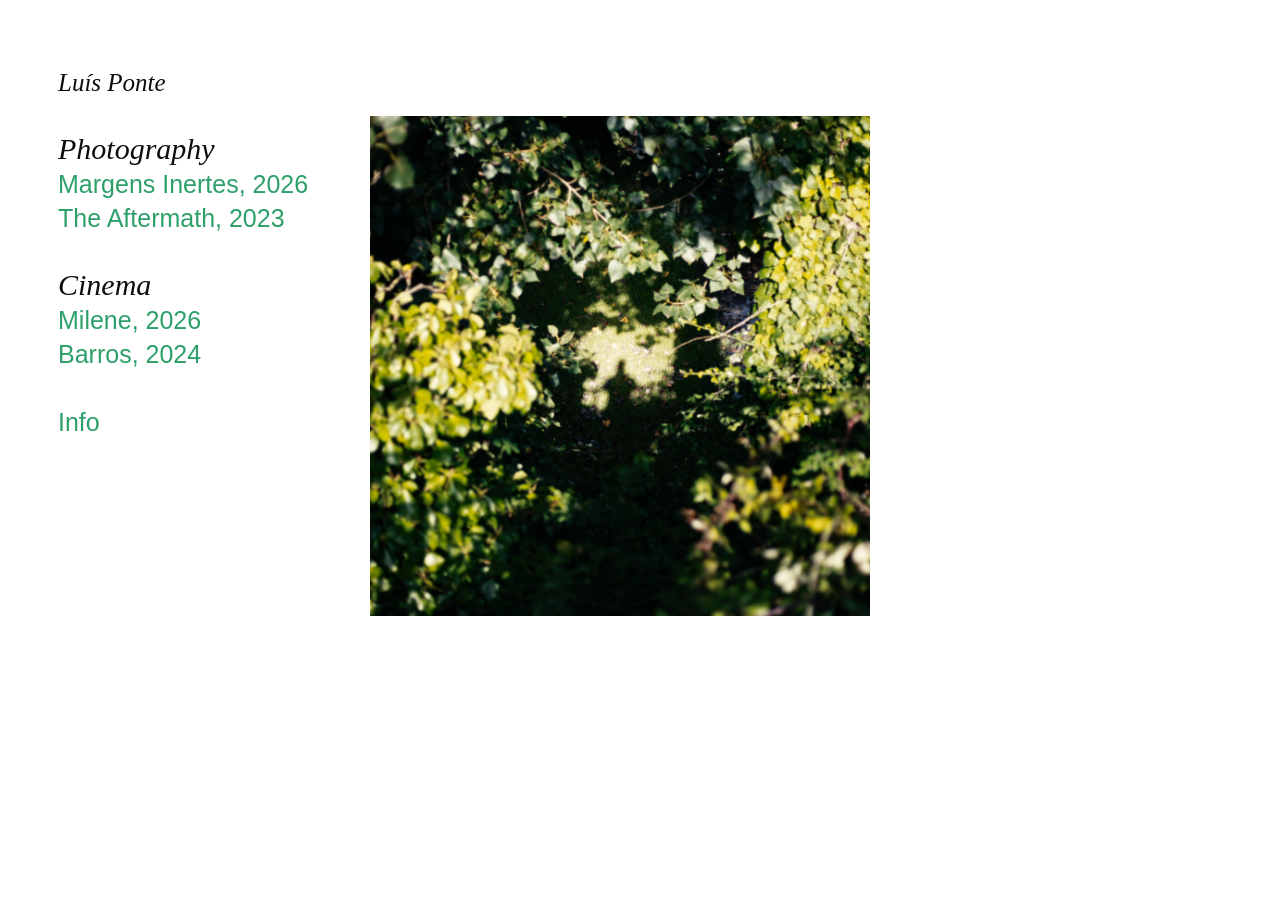
<file: index.html>
<!DOCTYPE html>
<html>
<head>
    <meta charset="UTF-8" name="viewport" content="width=device-width, initial-scale=1.0">
    <link rel="stylesheet" href="index.css">
        <title>Luís Ponte</title>
    </head>
<body>
<p>
    <br>
  &nbsp;&nbsp;&nbsp;&nbsp;&nbsp; 
    <a href="index.html">
        <em>Luís Ponte</em></a>
    <br>
    <br>

  &nbsp;&nbsp;&nbsp;&nbsp;&nbsp; 
    <em>Photography</em>
    <br>
  &nbsp;&nbsp;&nbsp;&nbsp;&nbsp; 
    <a href="margensinertes.html">Margens Inertes, 2026</a>
        <br>
        
        
  &nbsp;&nbsp;&nbsp;&nbsp;&nbsp; 
    <a href="theaftermath.html"> The Aftermath, 2023</a>
        <br>
        <br>

  &nbsp;&nbsp;&nbsp;&nbsp;&nbsp; 
    <em>Cinema</em>
    <br>
  &nbsp;&nbsp;&nbsp;&nbsp;&nbsp; 
    <a href="milene.html"> Milene, 2026</a>
        <br>

  &nbsp;&nbsp;&nbsp;&nbsp;&nbsp; 
    <a href="barros.html"> Barros, 2024</a>
        <br>
        <br>

&nbsp;&nbsp;&nbsp;&nbsp;&nbsp;    
    <a href="info.html"> Info</a>
  
</p>
<div class="apDiv2">
<p> 
    <img src="images/IMG_0829.jpg" alt width="500" height="500">
</p>
</div>
</html>
</file>
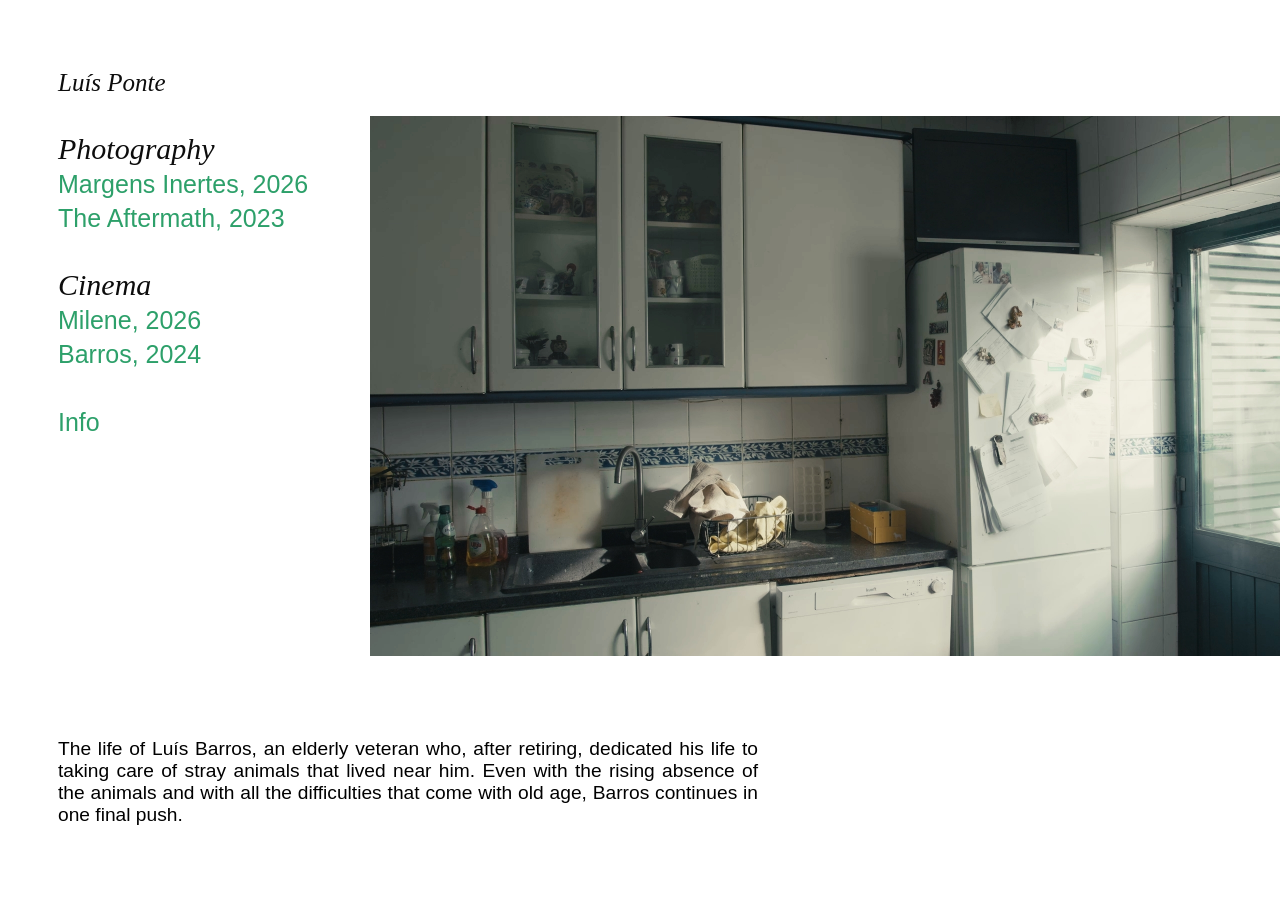
<file: barros.html>
<!DOCTYPE html>
<html>
<head>
    <meta charset="UTF-8" name="viewport" content="width=device-width, initial-scale=1.0">
    <link rel="stylesheet" href="index.css">
        <title>Luís Ponte</title>
    </head>
<body>
<p>
    <br>
  &nbsp;&nbsp;&nbsp;&nbsp;&nbsp; 
    <a href="index.html">
        <em>Luís Ponte</em></a>
    <br>
    <br>

  &nbsp;&nbsp;&nbsp;&nbsp;&nbsp; 
    <em>Photography</em>
    <br>
  &nbsp;&nbsp;&nbsp;&nbsp;&nbsp; 
    <a href="margensinertes.html">Margens Inertes, 2026</a>
        <br>
        
        
  &nbsp;&nbsp;&nbsp;&nbsp;&nbsp; 
    <a href="theaftermath.html"> The Aftermath, 2023</a>
        <br>
        <br>

  &nbsp;&nbsp;&nbsp;&nbsp;&nbsp; 
    <em>Cinema</em>
    <br>
  &nbsp;&nbsp;&nbsp;&nbsp;&nbsp; 
    <a href="milene.html"> Milene, 2026</a>
        <br>

  &nbsp;&nbsp;&nbsp;&nbsp;&nbsp; 
    <a href="barros.html"> Barros, 2024</a>
        <br>
        <br>

&nbsp;&nbsp;&nbsp;&nbsp;&nbsp;    
    <a href="info.html"> Info</a>
  
</p>
<div class="apDiv2">
  <p> 
    <img src="images/barros1.jpg" alt width="960" height="540">
    <img src="images/barros2.jpg" alt width="960" height="540">
    <img src="images/barros3.jpg" alt width="960" height="540"> 
    <img src="images/barros4.jpg" alt width="960" height="540">
    <img src="images/barros5.jpg" alt width="960" height="540">
    <img src="images/barros6.jpg" alt width="960" height="540">
    <img src="images/blank.jpg" alt width="112" height="29">
</p>
</div>

<div class="apDiv1">
  <br>
  <br>
  <br>
  <br>
  <br>
  <br>
  <br>
  <br>
  <br>
  <br>
The life of Luís Barros, an elderly veteran who, after retiring, dedicated his life to taking care of stray animals that lived near him. Even with the rising absence of the animals and with all the difficulties that come with old age, Barros continues in one final push.
</div>
</html>
</file>
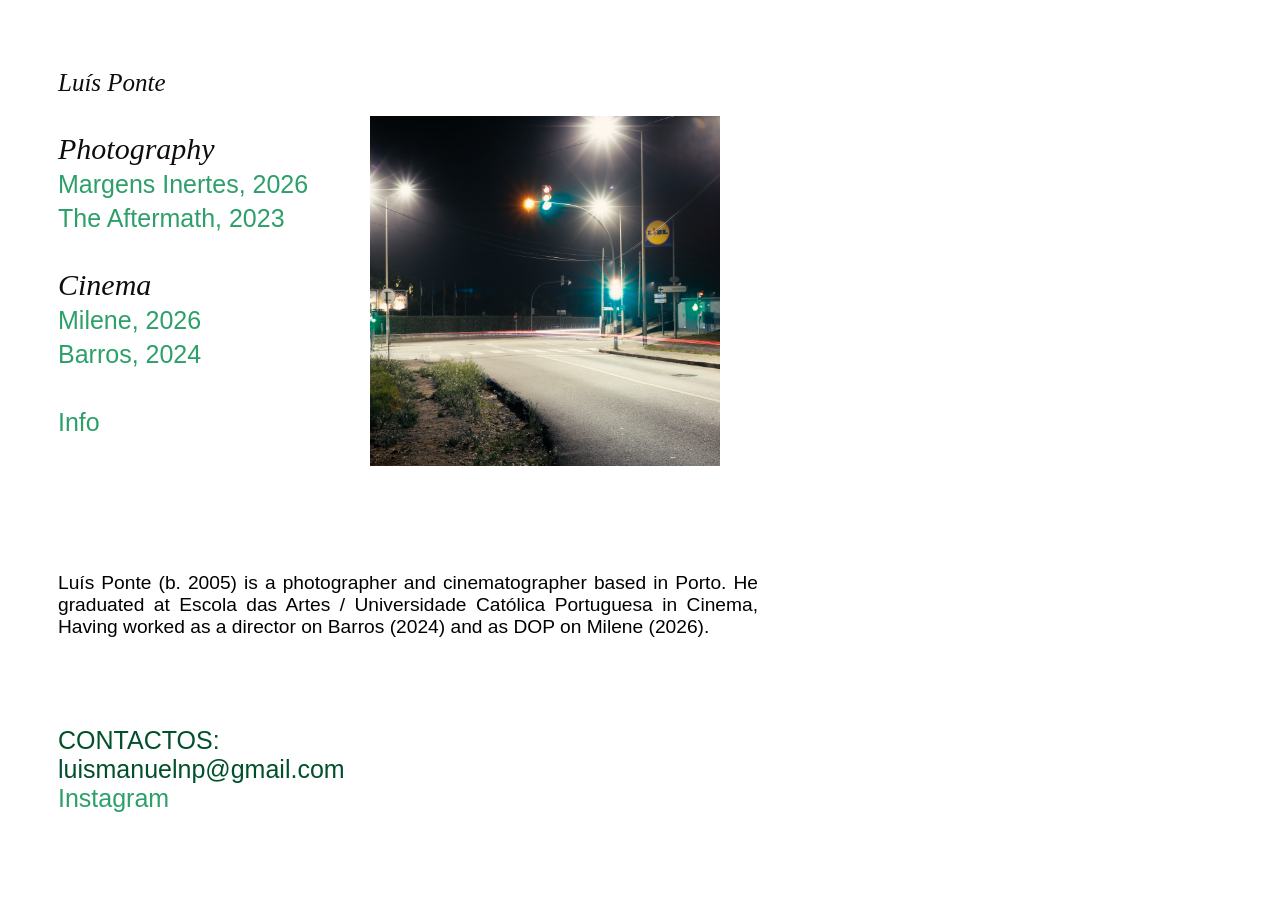
<file: info.html>
<!DOCTYPE html>
<html>
<head>
    <meta charset="UTF-8" name="viewport" content="width=device-width, initial-scale=1.0">
    <link rel="stylesheet" href="index.css">
        <title>Luís Ponte</title>
    </head>
<body>
<p>
    <br>
  &nbsp;&nbsp;&nbsp;&nbsp;&nbsp; 
    <a href="index.html">
        <em>Luís Ponte</em></a>
    <br>
    <br>

  &nbsp;&nbsp;&nbsp;&nbsp;&nbsp; 
    <em>Photography</em>
    <br>
  &nbsp;&nbsp;&nbsp;&nbsp;&nbsp; 
    <a href="margensinertes.html">Margens Inertes, 2026</a>
        <br>
        
        
  &nbsp;&nbsp;&nbsp;&nbsp;&nbsp; 
    <a href="theaftermath.html"> The Aftermath, 2023</a>
        <br>
        <br>

  &nbsp;&nbsp;&nbsp;&nbsp;&nbsp; 
    <em>Cinema</em>
    <br>
  &nbsp;&nbsp;&nbsp;&nbsp;&nbsp; 
    <a href="milene.html"> Milene, 2026</a>
        <br>
        
  &nbsp;&nbsp;&nbsp;&nbsp;&nbsp; 
    <a href="barros.html"> Barros, 2024</a>
        <br>
        <br>

&nbsp;&nbsp;&nbsp;&nbsp;&nbsp;    
    <a href="info.html"> Info</a>
  
  <div class="apDiv2">
  <p> 
    <img src="images/IMG_0631.jpg" alt width="350" height="350">
  </p>
  </div>    
    <br>
    <br>
    <br>

    <div class="apDiv1">
    Luís Ponte (b. 2005) is a photographer and cinematographer based in Porto. He graduated at Escola das Artes / Universidade Católica Portuguesa in Cinema, Having worked as a director on Barros (2024) and as DOP on Milene (2026).
    <br>
    <br>
    <br>
    <br>
    <br>
    <a href="">CONTACTOS:</a> <br>
    <a href="">luismanuelnp@gmail.com</a> <br>
    <a href="https://www.instagram.com/luisverycool/">Instagram</a>
    </div> 
</p>
</html>
</file>
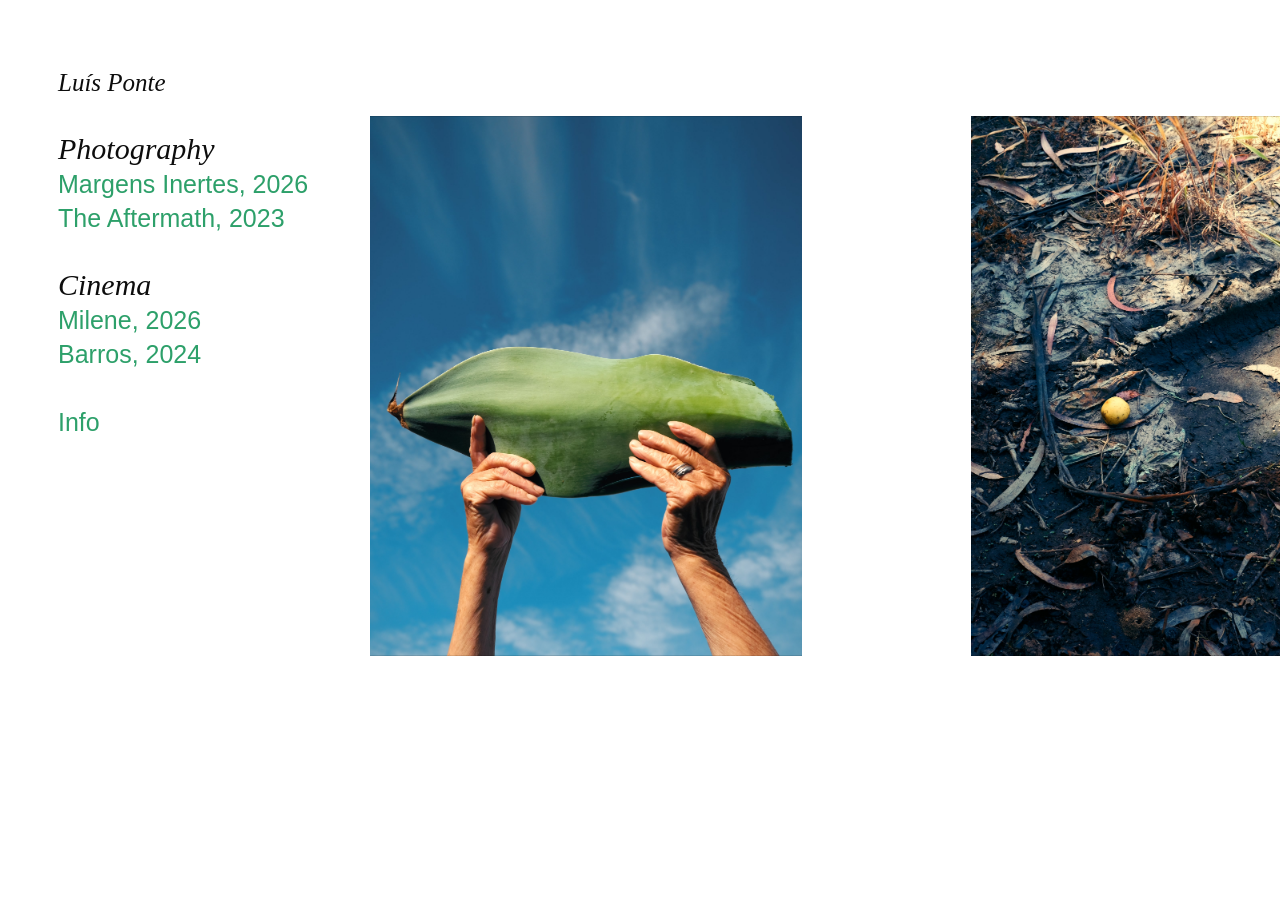
<file: margensinertes.html>
<!DOCTYPE html>
<html>
<head>
    <meta charset="UTF-8" name="viewport" content="width=device-width, initial-scale=1.0">
    <link rel="stylesheet" href="index.css">
        <title>Luís Ponte</title>
    </head>
<body>
<p>
    <br>
  &nbsp;&nbsp;&nbsp;&nbsp;&nbsp; 
    <a href="index.html">
        <em>Luís Ponte</em></a>
    <br>
    <br>

  &nbsp;&nbsp;&nbsp;&nbsp;&nbsp; 
    <em>Photography</em>
    <br>
  &nbsp;&nbsp;&nbsp;&nbsp;&nbsp; 
    <a href="margensinertes.html">Margens Inertes, 2026</a>
        <br>
        
  &nbsp;&nbsp;&nbsp;&nbsp;&nbsp; 
    <a href="theaftermath.html"> The Aftermath, 2023</a>
        <br>
        <br>

  &nbsp;&nbsp;&nbsp;&nbsp;&nbsp; 
    <em>Cinema</em>
    <br>
  &nbsp;&nbsp;&nbsp;&nbsp;&nbsp; 
    <a href="milene.html"> Milene, 2026</a>
        <br>

  &nbsp;&nbsp;&nbsp;&nbsp;&nbsp; 
    <a href="barros.html"> Barros, 2024</a>
        <br>
        <br>

&nbsp;&nbsp;&nbsp;&nbsp;&nbsp;    
    <a href="info.html"> Info</a>
  
</p>
<div class="apDiv2">
<p> 
    <img src="images/DSCF1344.jpg" alt width="432" height="540">
    <img src="images/blank.jpg" alt width="112" height="29">
    <img src="images/DSCF1129.jpg" alt width="432" height="540">
    <img src="images/blank.jpg" alt width="112" height="29">
    <img src="images/DSCF1359.jpg" alt width="730" height="540">
    <img src="images/blank.jpg" alt width="112" height="29">    
    <img src="images/IMG_8417.jpg" alt width="730" height="540">
    <img src="images/blank.jpg" alt width="112" height="29">    
    <img src="images/DSCF1180.jpg" alt width="432" height="540">
    <img src="images/blank.jpg" alt width="112" height="29">
    <img src="images/IMG_6607.jpg" alt width="432" height="540">
    <img src="images/blank.jpg" alt width="112" height="29">
    <img src="images/DSCF1333.jpg" alt width="432" height="540">
    <img src="images/blank.jpg" alt width="112" height="29">
    <img src="images/IMG_8443.jpg" alt width="810" height="540">
    <img src="images/blank.jpg" alt width="112" height="29">
</p>
</div>
</html>
</file>
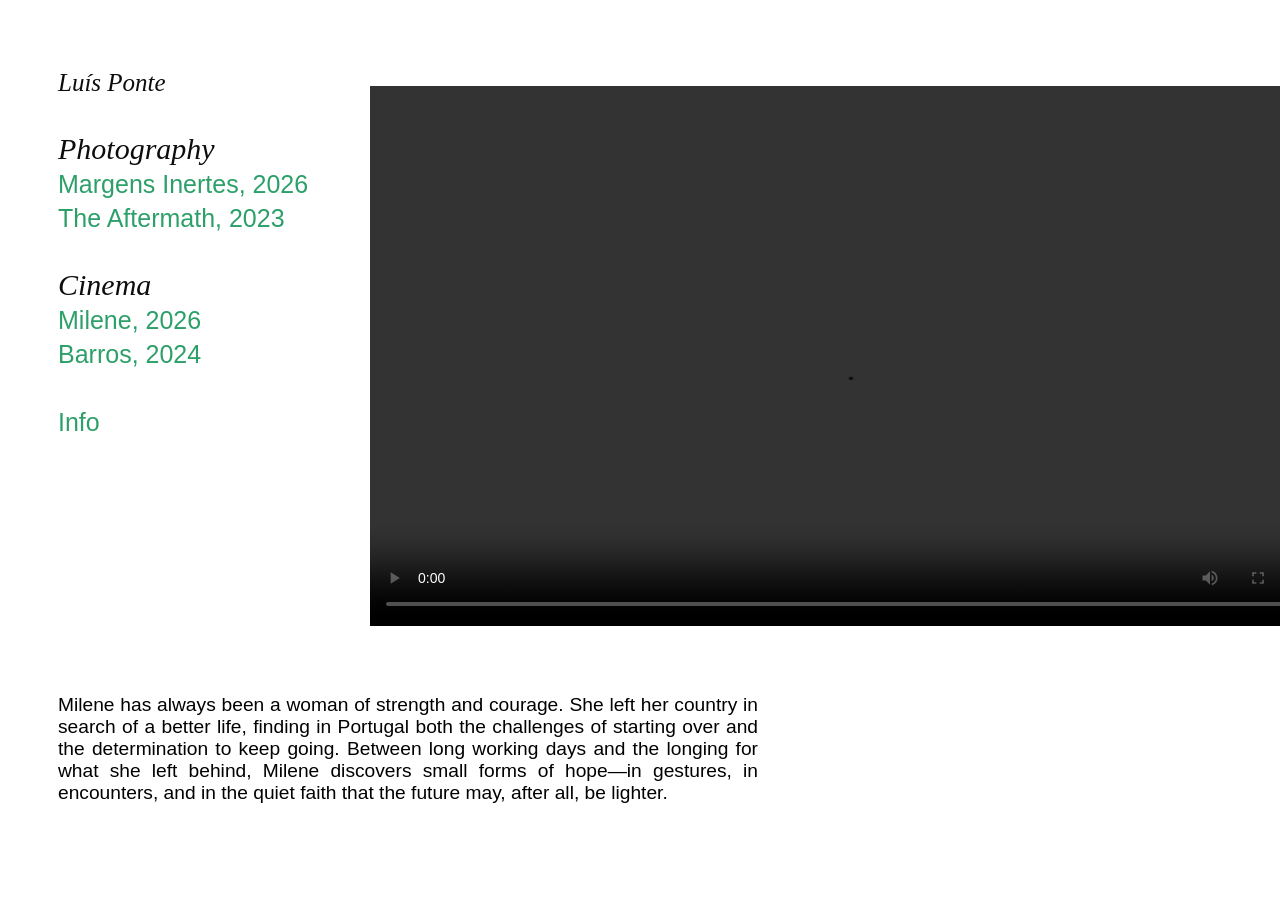
<file: milene.html>
<!DOCTYPE html>
<html>
<head>
    <meta charset="UTF-8" name="viewport" content="width=device-width, initial-scale=1.0">
    <link rel="stylesheet" href="index.css">
        <title>Luís Ponte</title>
    </head>
<body>
<p>
    <br>
  &nbsp;&nbsp;&nbsp;&nbsp;&nbsp; 
    <a href="index.html">
        <em>Luís Ponte</em></a>
    <br>
    <br>

  &nbsp;&nbsp;&nbsp;&nbsp;&nbsp; 
    <em>Photography</em>
    <br>
  &nbsp;&nbsp;&nbsp;&nbsp;&nbsp; 
    <a href="margensinertes.html">Margens Inertes, 2026</a>
        <br>
        
        
  &nbsp;&nbsp;&nbsp;&nbsp;&nbsp; 
    <a href="theaftermath.html"> The Aftermath, 2023</a>
        <br>
        <br>

  &nbsp;&nbsp;&nbsp;&nbsp;&nbsp; 
    <em>Cinema</em>
    <br>
  &nbsp;&nbsp;&nbsp;&nbsp;&nbsp; 
    <a href="milene.html"> Milene, 2026</a>
        <br>

  &nbsp;&nbsp;&nbsp;&nbsp;&nbsp; 
    <a href="barros.html"> Barros, 2024</a>
        <br>
        <br>





&nbsp;&nbsp;&nbsp;&nbsp;&nbsp;    
    <a href="info.html"> Info</a>
  
</p>
<div class="apDiv2">
  <video width="960" height="540" controls>
    <source src="images/trailer2eng.mp4" type="video/mp4">
    Your browser does not support the video tag.
  </video>
    <img src="images/milene1.jpg" alt width="999" height="540">
    <img src="images/milene2.jpg" alt width="999" height="540">
    <img src="images/milene3.jpg" alt width="999" height="540">
    <img src="images/milene4.jpg" alt width="999" height="540">
</div>

<div class="apDiv1">
  <br>
  <br>
  <br>
  <br>
  <br>
  <br>
  <br>
  <br>
Milene has always been a woman of strength and courage. She left her country in search of a better life, finding in Portugal both the challenges of starting over and the determination to keep going. Between long working days and the longing for what she left behind, Milene discovers small forms of hope—in gestures, in encounters, and in the quiet faith that the future may, after all, be lighter.

</div>
</html>
</file>
<file: index.css>
em {
	font: 600;
	font-family: Georgia, 'Times New Roman', Times, serif;
	color: #0D0D0D;
}

p	{
    font-size: 30px;
    font-style: normal;
    font-weight: 500;
	width: 25em;
    color: #0D0D0D;
    font-family: Arial, Helvetica, sans-serif;
}

a:link {
	color: #2da06a;
	text-decoration: none;
}
a:visited {
	color: #01502b;
	text-decoration: none;
}
a:hover {
	color: #f07e31;
	text-decoration: none;
}
a {
	font-size: 25px;
}
a:active {
    font-style: normal;
	text-decoration: none;
	color: #c07fc0;
}

div {
	text-align: justify;
	padding: 50px;
	width: 700px;
	font-weight: normal;
	font-family: Arial, Helvetica, sans-serif;
}

div.apDiv1 {
	font-size: larger;
}

div.apDiv2 {
	position:absolute;
	left: min(25%, 40%);
	top: 4%;
	max-width: 100%;height: auto;
  white-space: nowrap;
  padding: 40px;
}

img {
	padding: 10px;
    overflow-clip-margin: content-box;
    overflow: clip;
}
video {
	padding: 10px;
    overflow-clip-margin: content-box;
    overflow: clip;
}

p {
    display: block;
    margin-block-start: 1em;
    margin-block-end: 1em;
    margin-inline-start: 0px;
    margin-inline-end: 0px;
    unicode-bidi: isolate;
	}

@media (max-width: 600px) {
div.apDiv2 {
	position: relative;
	left: 80%;
	}
}
@media (max-width: 600px) {
div.apDiv1 {
	font-size: 4vw;
}
}
@media (max-width: 1200px) {
div.apDiv2 {
	left: 50%;
  	} 
  } 
video {
	top: 5%;
	}
</file>
